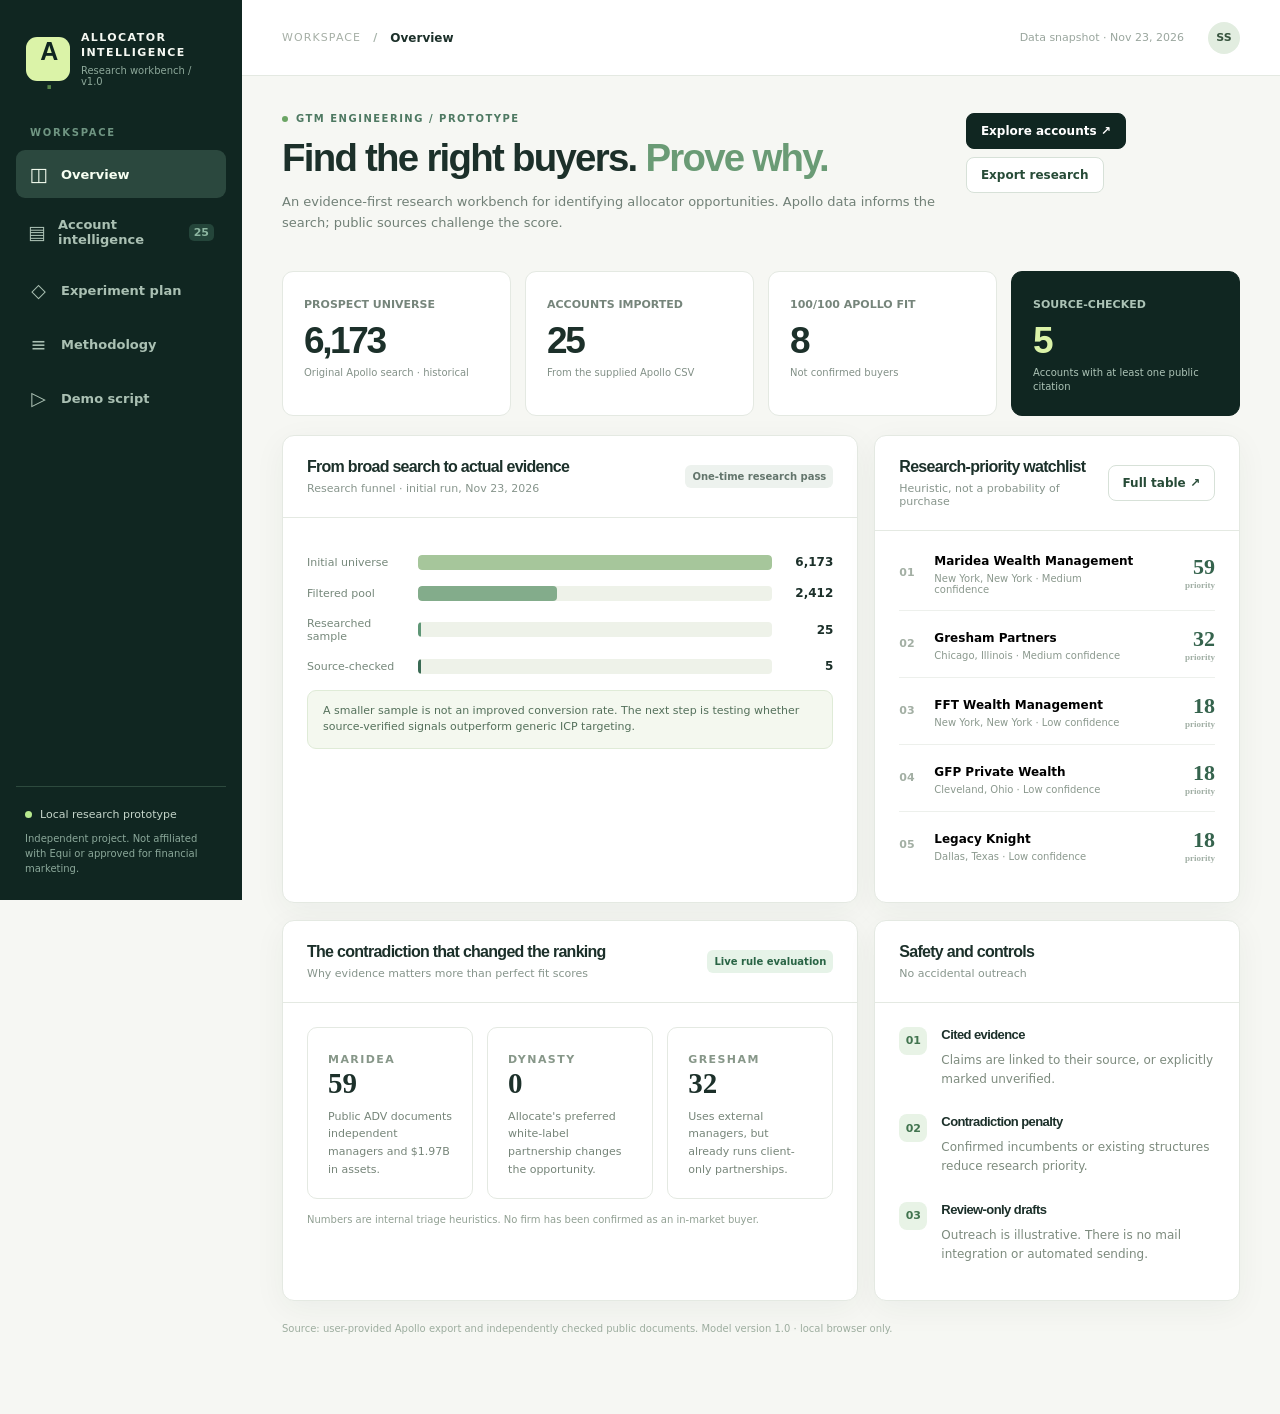
<file: index.html>
<!doctype html>
<html lang="en">
<head>
<meta charset="utf-8"/>
<meta name="viewport" content="width=device-width, initial-scale=1"/>
<meta name="color-scheme" content="light"/>
<meta name="description" content="Independent research workbench for evidence-based allocator prospecting. An Equi GTM take-home concept."/>
<title>Allocator Intelligence | GTM Research Workbench</title>
<link rel="stylesheet" href="styles.css"/>
</head>
<body>
<div class="shell">
  <aside class="sidebar">
    <div class="brand"><div class="brand-mark">A<span>.</span></div><div><strong>ALLOCATOR<br/>INTELLIGENCE</strong><small>Research workbench / v1.0</small></div></div>
    <div class="side-caption">WORKSPACE</div>
    <nav aria-label="Main navigation" id="nav">
      <button data-view="overview" class="nav-btn active"><span class="nav-ico">◫</span> Overview</button>
      <button data-view="accounts" class="nav-btn"><span class="nav-ico">▤</span> Account intelligence <span class="nav-qty">25</span></button>
      <button data-view="experiment" class="nav-btn"><span class="nav-ico">◇</span> Experiment plan</button>
      <button data-view="methods" class="nav-btn"><span class="nav-ico">≡</span> Methodology</button>
      <button data-view="present" class="nav-btn"><span class="nav-ico">▷</span> Demo script</button>
    </nav>
    <div class="side-bottom"><span class="live-dot"></span><span>Local research prototype</span><small>Independent project. Not affiliated with Equi or approved for financial marketing.</small></div>
  </aside>
  <div class="content-shell">
    <header class="topbar"><div class="breadcrumbs"><span>WORKSPACE</span><b>/</b><strong id="viewCrumb">Overview</strong></div><div class="top-right"><span class="top-meta" id="todayLabel">Data snapshot · Nov 23, 2026</span><span class="avatar">SS</span></div></header>
    <main id="mainView" tabindex="-1" aria-live="polite"></main>
  </div>
</div>
<div class="toast" id="toast" role="status" aria-live="polite"></div>
<script src="data.js"></script>
<script src="app.js"></script>
</body>
</html>
</file>
<file: styles.css>
:root{--nav:#102621;--nav2:#1d3932;--lime:#dbf3a8;--bg:#f6f7f3;--card:#fff;--ink:#1c302a;--sub:#718077;--muted:#87958c;--line:#e4e9e2;--dark:#16372d;--light:#edf4e8;--gold:#b58a42;--danger:#a95549;--blue:#436a8a;--shadow:0 8px 32px rgba(28,50,35,.05)}
*{box-sizing:border-box}html{scroll-behavior:smooth}body{margin:0;color:var(--ink);background:var(--bg);font-family:'DM Sans',system-ui,-apple-system,sans-serif}a{color:var(--dark)}button,input,select,textarea{font:inherit}button{cursor:pointer}button:focus-visible,input:focus-visible,select:focus-visible,textarea:focus-visible,a:focus-visible{outline:3px solid #91c75f;outline-offset:2px}.shell{display:flex;min-height:100vh}.sidebar{flex:0 0 242px;display:flex;flex-direction:column;background:var(--nav);color:#f5f8f2;padding:30px 16px 24px;position:sticky;top:0;height:100vh}.brand{display:flex;align-items:center;gap:11px;padding:0 10px 40px}.brand-mark{height:44px;width:44px;display:grid;place-items:center;background:var(--lime);color:var(--nav);border-radius:11px;font-family:Manrope,sans-serif;font-weight:800;font-size:25px;letter-spacing:-.1em}.brand-mark span{color:#568549}.brand strong{font-size:11px;letter-spacing:.13em;line-height:1.38;display:block}.brand small{display:block;color:#8da89a;font-size:10px;margin-top:5px}.side-caption{font-size:10px;font-weight:800;color:#6f9582;letter-spacing:.17em;margin:0 14px 12px}.sidebar nav{display:grid;gap:6px}.nav-btn{border:0;text-align:left;color:#aac0b3;background:transparent;border-radius:9px;font-size:13px;font-weight:600;padding:13px 12px;display:flex;align-items:center;gap:12px;width:100%;transition:.15s}.nav-btn:hover{background:#213f36;color:#fff}.nav-btn.active{background:#2b483e;color:#f7fff2}.nav-ico{font-size:19px;width:21px;text-align:center;font-weight:400}.nav-qty{margin-left:auto;color:#8cb5a0;background:#24453a;border-radius:5px;padding:2px 5px;font-size:11px}.side-bottom{margin-top:auto;border-top:1px solid #2d4a3e;padding:20px 9px 0;color:#c4d4c9;font-size:11px;line-height:1.5}.side-bottom small{display:block;color:#8ba89a;font-size:10px;margin-top:8px}.live-dot{display:inline-block;background:#b7e98e;width:7px;height:7px;border-radius:50%;margin-right:8px}.content-shell{min-width:0;flex:1}.topbar{background:#fff;border-bottom:1px solid var(--line);height:76px;display:flex;align-items:center;justify-content:space-between;padding:0 40px}.breadcrumbs{display:flex;align-items:center;gap:12px;font-size:11px;letter-spacing:.1em}.breadcrumbs span{color:#a6afa6}.breadcrumbs b{color:#a6b3a9}.breadcrumbs strong{font-size:12px;letter-spacing:0}.top-right{display:flex;align-items:center;gap:24px}.top-meta{font-size:11px;color:#9aa69e}.avatar{height:32px;width:32px;border-radius:50%;display:grid;place-items:center;background:#e2ede0;color:#36533d;font-size:11px;font-weight:800}#mainView{max-width:1550px;margin:auto;padding:37px 40px 80px}.kicker{display:flex;align-items:center;gap:8px;color:#4e7962;letter-spacing:.15em;font-size:10px;font-weight:800;text-transform:uppercase;margin-bottom:12px}.kicker:before{content:'';height:6px;width:6px;background:#6ba564;border-radius:50%}h1,h2,h3,h4,p{margin-top:0}h1,h2,h3,h4{font-family:Manrope,'DM Sans',sans-serif;letter-spacing:-.045em}h1{font-size:clamp(28px,3vw,42px);line-height:1.17;margin-bottom:10px}h2{font-size:20px;margin-bottom:0}h3{font-size:16px;margin-bottom:9px}h4{font-size:13px;margin-bottom:6px}.lead{color:var(--sub);font-size:13px;line-height:1.65;max-width:740px}.page-head{display:flex;gap:20px;justify-content:space-between;align-items:flex-start;margin-bottom:24px}.btnrow{display:flex;gap:8px;flex-wrap:wrap}.btn{border:1px solid #d7e1d8;border-radius:8px;padding:10px 14px;background:white;color:#274b37;font-size:12px;font-weight:800;display:inline-flex;align-items:center;justify-content:center;gap:7px;text-decoration:none;transition:.16s;white-space:nowrap}.btn:hover{background:#f0f6ec;border-color:#a7c1ad}.btn.primary{background:var(--nav);border-color:var(--nav);color:white}.btn.primary:hover{background:#2d4c3d}.btn.ghost{background:transparent}.btn:disabled{opacity:.43;cursor:not-allowed}.summary-grid{display:grid;grid-template-columns:repeat(4,minmax(0,1fr));gap:14px;margin-bottom:19px}.metric{background:#fff;border:1px solid var(--line);border-radius:11px;padding:21px;min-height:142px}.metric small{font-size:11px;color:#76857b;font-weight:600}.metric .big{font-family:Manrope,sans-serif;font-size:37px;font-weight:800;letter-spacing:-.065em;margin:8px 0 4px}.metric .big em{font-style:normal;color:#7b9f6a;font-size:19px}.metric .foot{font-size:10px;color:#839188;line-height:1.4}.metric.ink{background:var(--nav);color:white;border-color:var(--nav)}.metric.ink small,.metric.ink .foot{color:#acc3b6}.metric.ink .big{color:var(--lime)}.grid-2{display:grid;grid-template-columns:minmax(0,1.45fr) minmax(260px,.92fr);gap:16px}.panel{background:#fff;border:1px solid var(--line);border-radius:12px;overflow:hidden;box-shadow:var(--shadow)}.panel-head{display:flex;align-items:center;justify-content:space-between;gap:16px;padding:22px 24px;border-bottom:1px solid var(--line)}.panel-head h2{font-size:16px}.panel-head p{font-size:11px;color:var(--muted);margin:6px 0 0}.panel-body{padding:24px}.panel-label{font-size:11px;color:#879789;text-transform:uppercase;letter-spacing:.13em;font-weight:800}.tiny{font-size:11px;color:#89978c}.funnel{padding:21px 24px 28px}.funnel-step{display:grid;grid-template-columns:98px 1fr 48px;align-items:center;gap:13px;margin:16px 0}.funnel-step .name{font-size:11px;color:#76887b}.funnel-track{height:15px;background:#eef2e9;border-radius:4px;overflow:hidden}.funnel-bar{height:100%;background:#3a6a54;border-radius:4px}.funnel-step:first-child .funnel-bar{background:#a6c69b}.funnel-step:nth-child(2) .funnel-bar{background:#83ac8b}.funnel-step:nth-child(3) .funnel-bar{background:#5e9676}.funnel-step strong{text-align:right;font-size:12px;font-weight:800}.note{background:#f4f8ef;border:1px solid #dfebd7;border-radius:9px;padding:12px 15px;color:#54705b;font-size:11px;line-height:1.5}.warning{background:#fbf7ec;border:1px solid #eee3c8;border-radius:9px;padding:12px 15px;color:#846439;font-size:11px;line-height:1.55}.rank-row{width:100%;display:grid;grid-template-columns:24px minmax(0,1fr) 68px;gap:11px;align-items:center;background:transparent;border:0;text-align:left;padding:15px 0;border-bottom:1px solid #edf0ec}.rank-row:last-child{border:0}.rank-row:hover .rank-title{color:#468054}.rank-index{color:#a3afa4;font-size:11px;font-weight:800}.rank-title{font-size:12px;font-weight:800}.rank-desc{display:block;font-size:10px;color:#8b998e;font-weight:400;margin-top:4px}.score-number{font:800 22px Manrope;text-align:right;color:#35634d}.score-number small{display:block;font:600 9px 'DM Sans';color:#a1afa5}.split-line{height:1px;background:var(--line);margin:15px 0}.pill{border-radius:6px;padding:5px 7px;display:inline-block;font-size:10px;font-weight:800;line-height:1.35;white-space:normal}.pill.good{color:#296445;background:#e6f3e8}.pill.warn{color:#926a28;background:#fbf3de}.pill.risk{color:#a14e42;background:#fbece8}.pill.neutral{color:#63756c;background:#edf2ee}.badgebar{display:flex;align-items:center;gap:7px;flex-wrap:wrap}.explainer{color:#687d70;font-size:12px;line-height:1.7}.caption{font-size:10px;color:#91a093;line-height:1.6}.toolbar{display:flex;gap:10px;flex-wrap:wrap;align-items:center;margin-bottom:15px}.input,.select,.textarea{border:1px solid #dae5d9;background:#fff;border-radius:8px;color:var(--ink);font-size:12px;padding:10px 12px;width:100%;min-height:40px}.textarea{min-height:93px;resize:vertical}.input::placeholder,.textarea::placeholder{color:#b0b9b2}.field{display:grid;gap:6px}.field label{font-size:11px;color:#677d6f;font-weight:800}.searchbox{min-width:200px;flex:1}.select{max-width:188px}.account-layout{display:grid;grid-template-columns:minmax(320px,1fr) minmax(365px,.84fr);gap:16px;align-items:start}.account-list{max-height:880px;overflow:auto}.list-head,.acct-row{display:grid;grid-template-columns:minmax(0,1fr) 62px 74px;gap:10px;align-items:center}.list-head{padding:13px 18px;background:#f9fbf8;font-size:10px;color:#93a198;text-transform:uppercase;letter-spacing:.09em;font-weight:800;border-bottom:1px solid var(--line)}.acct-row{width:100%;border:0;background:#fff;padding:15px 18px;border-bottom:1px solid #edf0ec;text-align:left}.acct-row:hover,.acct-row.active{background:#f3f7ef}.acct-row.active{box-shadow:inset 3px 0 0 #5e906e}.acct-name{font-size:12px;font-weight:800;margin-bottom:4px}.acct-sub{font-size:10px;color:#92a094;overflow:hidden;text-overflow:ellipsis;white-space:nowrap}.acct-score{font:800 17px Manrope;text-align:center}.acct-score.muted{color:#a2b0a3}.acct-score.op{color:#366b50}.acct-score small{font-size:9px;display:block;color:#a5b2a5;font-weight:600}.detail-scroll{max-height:880px;overflow:auto}.detail-top{padding:24px;border-bottom:1px solid var(--line)}.detail-top h2{font-size:23px;line-height:1.25;margin:8px 0}.detail-top .domain{font-size:11px;color:#8da092}.detail-stats{display:grid;grid-template-columns:1fr 1fr;gap:12px;margin-top:18px}.detail-stat{background:#f5f8f2;border-radius:9px;padding:12px}.detail-stat span{font-size:10px;color:#7d9381}.detail-stat strong{font:800 26px Manrope;display:block;margin-top:3px}.detail-stat strong small{font:500 10px 'DM Sans';color:#9ba99d}.detail-section{padding:22px 24px;border-bottom:1px solid var(--line)}.detail-section:last-child{border-bottom:0}.detail-section h3{font-size:13px;display:flex;align-items:center;justify-content:space-between;margin-bottom:12px}.detail-section p{font-size:11px;color:#718377;line-height:1.65}.evidence{border-left:3px solid #9abf9a;padding:10px 11px;margin:10px 0;border-radius:0 7px 7px 0;background:#f5f8f2}.evidence.negative{border-color:#d9a699;background:#fcf6f3}.evidence.unverified{border-color:#d6c48e;background:#fbf8ed}.evidence h4{font-size:11px;margin-bottom:3px}.evidence p{font-size:11px;margin:4px 0 6px}.evidence .evmeta{font-size:9px;color:#899d8c;display:flex;flex-wrap:wrap;gap:7px}.evidence a{font-size:10px;font-weight:700;word-break:break-word}.missing{display:grid;gap:7px;padding-left:0;list-style:none}.missing li{font-size:11px;color:#6e8171;line-height:1.5;display:flex;gap:9px}.missing li:before{content:'?';background:#edf1e7;color:#8f9c86;font-weight:800;border-radius:50%;height:17px;width:17px;text-align:center;flex:0 0 auto}.score-calc{display:grid;gap:8px}.calc-row{display:flex;justify-content:space-between;font-size:11px;color:#69806c}.calc-row strong{color:#324f3d}.calc-row.negative strong{color:#ad6556}.calc-row.total{border-top:1px solid var(--line);padding-top:10px;font-weight:800}.calc-row.total strong{font-size:17px}.lineage{display:grid;gap:8px}.lineage .line{display:flex;justify-content:space-between;gap:10px;font-size:10px}.line span:first-child{color:#7a8c7c}.line span:last-child{font-weight:700;text-align:right}.form-grid{display:grid;grid-template-columns:1fr 1fr;gap:10px}.wide{grid-column:1 / -1}.mini-check{display:flex;gap:7px;align-items:center;font-size:11px;color:#647568}.mini-check input{accent-color:#316d4c}.draft{white-space:pre-wrap;font:12px/1.75 'DM Sans',sans-serif;background:#f8faf7;border:1px solid #e1e9dc;border-radius:9px;padding:13px;color:#435749;max-height:260px;overflow:auto}.insight-tiles{display:grid;grid-template-columns:repeat(3,1fr);gap:14px}.insight-tile{padding:20px;background:white;border:1px solid var(--line);border-radius:10px}.insight-tile .num{font:800 29px Manrope}.insight-tile p{font-size:11px;color:#768579;line-height:1.6;margin:8px 0 0}.timeline{display:grid;gap:13px}.timeline-step{display:grid;grid-template-columns:29px 1fr;gap:13px}.step-circle{height:28px;width:28px;background:#e8f3e6;color:#42744f;border-radius:8px;display:grid;place-items:center;font-size:11px;font-weight:800}.timeline-step h3{font-size:13px}.timeline-step p{font-size:12px;color:#7d8b7e;line-height:1.6}.script{background:var(--nav);border:1px solid #315643;color:#eff8ec;padding:25px;border-radius:12px;font-size:13px;line-height:1.85;white-space:pre-wrap}.script strong{color:var(--lime)}.footerline{margin-top:22px;font-size:10px;color:#9dad9f}.toggle{background:#ecf3e6;color:#42674d;padding:4px 7px;border-radius:5px;font-size:10px;font-weight:800}.divider{height:1px;background:var(--line);margin:20px 0}.filepick{display:none}.hidden{display:none!important}
@media(max-width:1180px){.sidebar{flex-basis:208px}.topbar{padding:0 25px}#mainView{padding:30px 25px 65px}.account-layout{grid-template-columns:1fr}.account-list{max-height:430px}.detail-scroll{max-height:none}}
@media(max-width:850px){.sidebar{position:relative;height:auto;flex:1;width:100%;padding:15px}.shell{display:block}.brand{padding-bottom:12px}.sidebar nav{display:flex;overflow-x:auto}.nav-btn{white-space:nowrap;width:auto}.side-caption,.side-bottom{display:none}.topbar{height:54px;padding:0 18px}.top-meta{display:none}#mainView{padding:25px 16px 55px}.summary-grid{grid-template-columns:repeat(2,1fr)}.grid-2{grid-template-columns:1fr}.page-head{display:block}.page-head .btnrow{margin-top:15px}.insight-tiles{grid-template-columns:1fr}.account-layout{grid-template-columns:1fr}}
@media(max-width:480px){h1{font-size:27px}.metric{padding:15px;min-height:122px}.metric .big{font-size:29px}.summary-grid{gap:8px}.panel-head,.panel-body,.funnel,.detail-top,.detail-section{padding-left:15px;padding-right:15px}.toolbar .select{max-width:none}.form-grid{grid-template-columns:1fr}.wide{grid-column:auto}}
.acct-name,.acct-sub{display:block}
</file>
